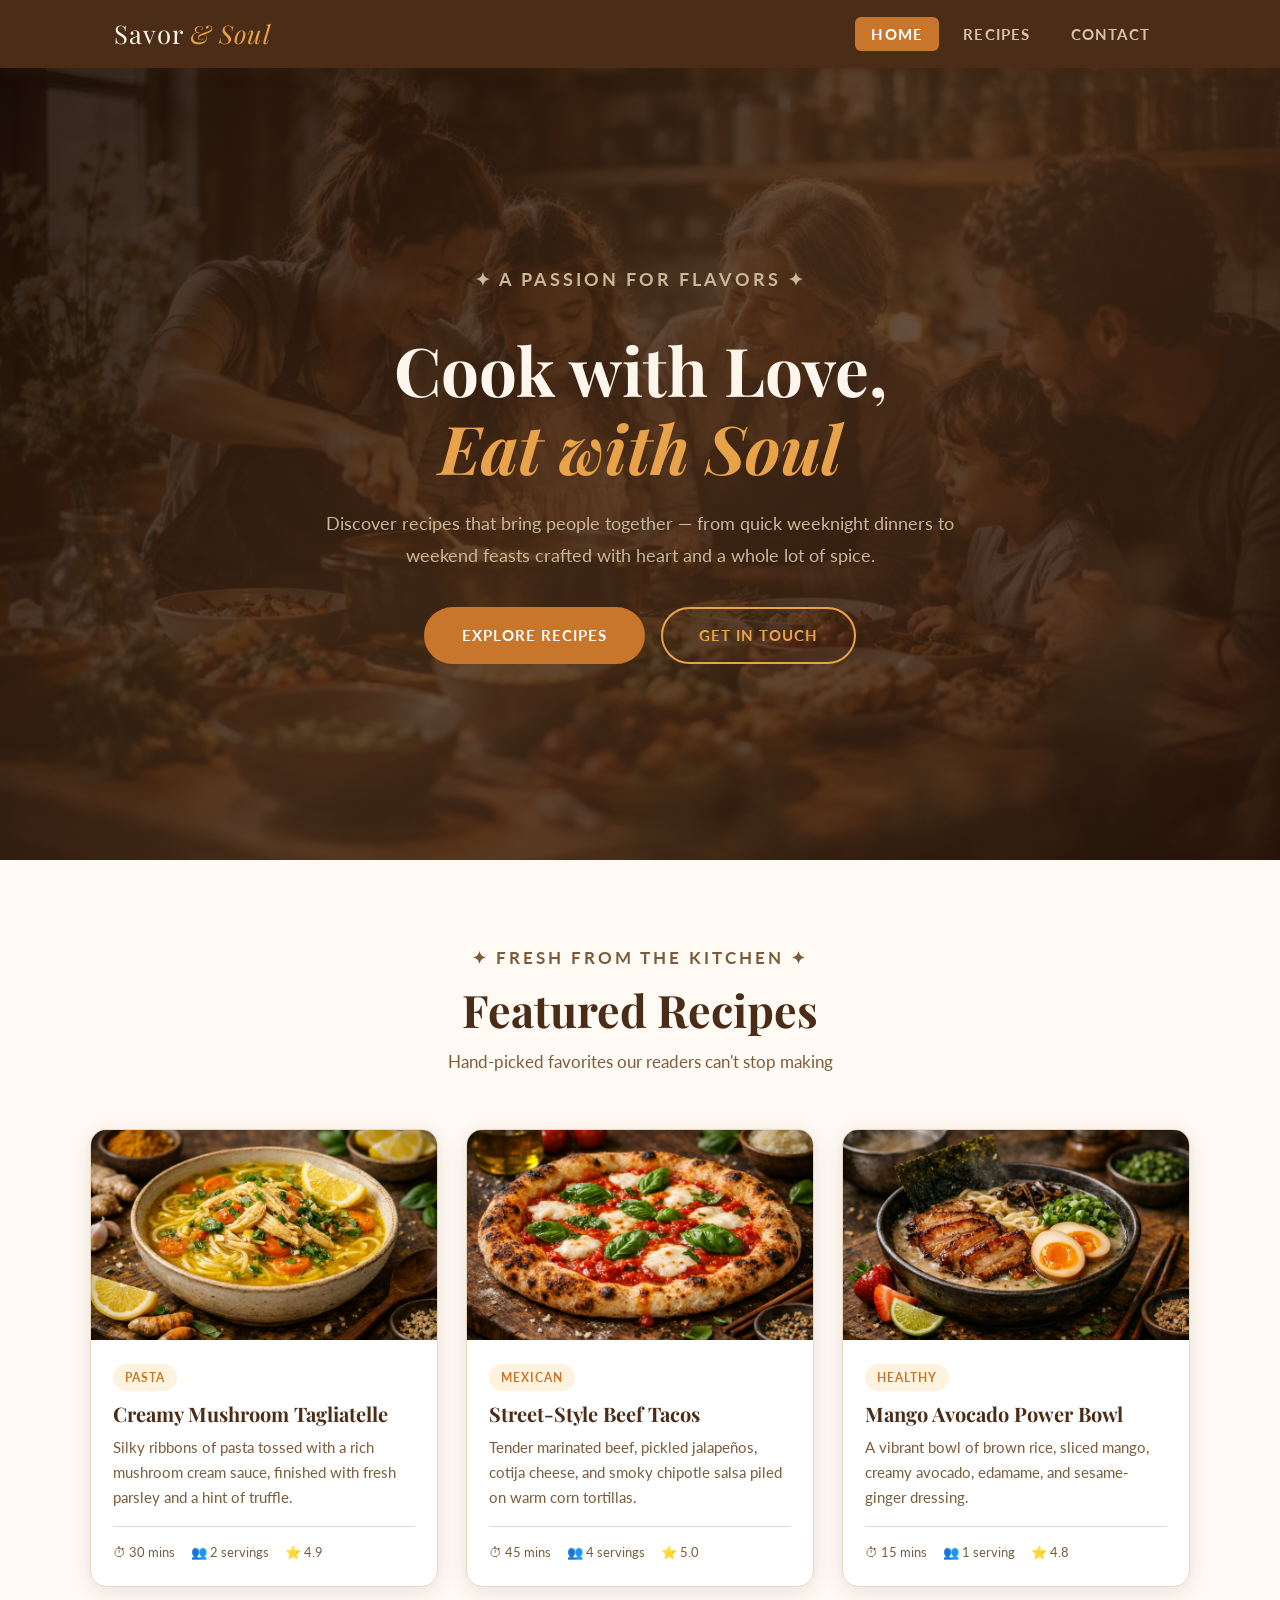
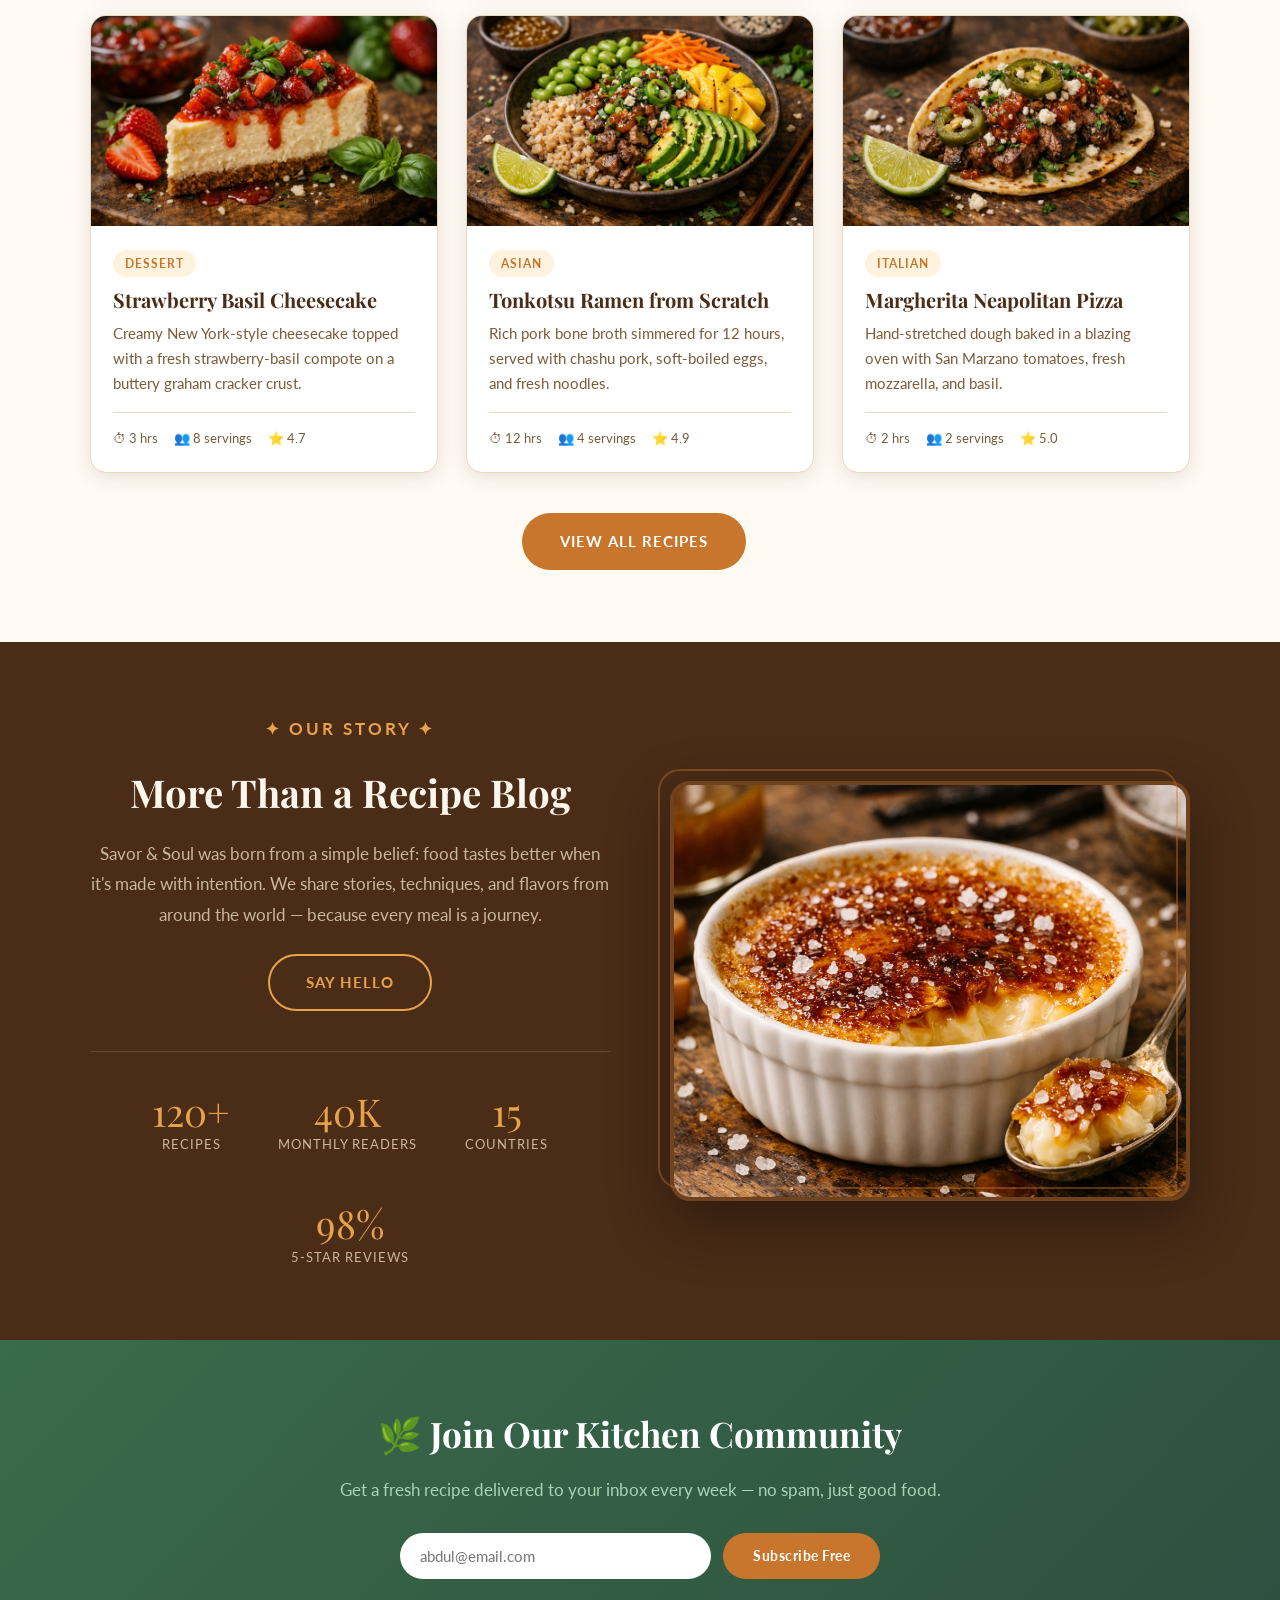
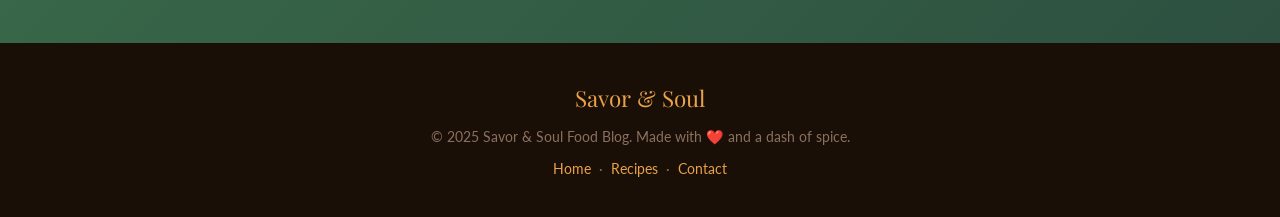
<file: index.html>
<!DOCTYPE html>
<html lang="en">
<head>
  <meta charset="UTF-8" />
  <meta name="viewport" content="width=device-width, initial-scale=1.0" />
  <title>Savor & Soul — Food Blog</title>
  <link rel="stylesheet" href="css/style.css" />
</head>
<body>

  <!-- ===== NAVBAR ===== -->
  <nav class="navbar">
    <div class="nav-container">
      <a href="index.html" class="nav-logo">Savor <span>&amp; Soul</span></a>
      <ul class="nav-links" id="navLinks">
        <li><a href="index.html" class="active">Home</a></li>
        <li><a href="recipes.html">Recipes</a></li>
        <li><a href="contact.html">Contact</a></li>
      </ul>
      <button class="hamburger" id="hamburger" aria-label="Toggle menu">
        <span></span><span></span><span></span>
      </button>
    </div>
  </nav>

  <!-- ===== HERO ===== -->
  <section class="hero">
    <div class="hero-content">
      <p class="hero-eyebrow">✦ A Passion for Flavors ✦</p>
      <h1>Cook with Love,<br><em>Eat with Soul</em></h1>
      <p>Discover recipes that bring people together — from quick weeknight dinners to weekend feasts crafted with heart and a whole lot of spice.</p>
      <div class="hero-btns">
        <a href="recipes.html" class="btn btn-primary">Explore Recipes</a>
        <a href="contact.html" class="btn btn-outline">Get in Touch</a>
      </div>
    </div>
  </section>

  <!-- ===== FEATURED RECIPES ===== -->
  <section class="featured">
    <div class="container">
      <div class="section-header">
        <p class="section-label">✦ Fresh from the Kitchen ✦</p>
        <h2>Featured Recipes</h2>
        <p>Hand-picked favorites our readers can't stop making</p>
      </div>

      <div class="recipes-grid">

        <div class="recipe-card">
          <div class="recipe-card-img">
            <img src="images/pasta.png" alt="Creamy Mushroom Tagliatelle" />
          </div>
          <div class="recipe-card-body">
            <span class="recipe-tag">Pasta</span>
            <h3>Creamy Mushroom Tagliatelle</h3>
            <p>Silky ribbons of pasta tossed with a rich mushroom cream sauce, finished with fresh parsley and a hint of truffle.</p>
            <div class="recipe-meta">
              <span>⏱ 30 mins</span>
              <span>👥 2 servings</span>
              <span>⭐ 4.9</span>
            </div>
          </div>
        </div>

        <div class="recipe-card">
          <div class="recipe-card-img">
            <img src="images/tacos.png" alt="Street-Style Beef Tacos" />
          </div>
          <div class="recipe-card-body">
            <span class="recipe-tag">Mexican</span>
            <h3>Street-Style Beef Tacos</h3>
            <p>Tender marinated beef, pickled jalapeños, cotija cheese, and smoky chipotle salsa piled on warm corn tortillas.</p>
            <div class="recipe-meta">
              <span>⏱ 45 mins</span>
              <span>👥 4 servings</span>
              <span>⭐ 5.0</span>
            </div>
          </div>
        </div>

        <div class="recipe-card">
          <div class="recipe-card-img">
            <img src="images/bowl.png" alt="Mango Avocado Power Bowl" />
          </div>
          <div class="recipe-card-body">
            <span class="recipe-tag">Healthy</span>
            <h3>Mango Avocado Power Bowl</h3>
            <p>A vibrant bowl of brown rice, sliced mango, creamy avocado, edamame, and sesame-ginger dressing.</p>
            <div class="recipe-meta">
              <span>⏱ 15 mins</span>
              <span>👥 1 serving</span>
              <span>⭐ 4.8</span>
            </div>
          </div>
        </div>

        <div class="recipe-card">
          <div class="recipe-card-img">
            <img src="images/cheesecake.png" alt="Strawberry Basil Cheesecake" />
          </div>
          <div class="recipe-card-body">
            <span class="recipe-tag">Dessert</span>
            <h3>Strawberry Basil Cheesecake</h3>
            <p>Creamy New York-style cheesecake topped with a fresh strawberry-basil compote on a buttery graham cracker crust.</p>
            <div class="recipe-meta">
              <span>⏱ 3 hrs</span>
              <span>👥 8 servings</span>
              <span>⭐ 4.7</span>
            </div>
          </div>
        </div>

        <div class="recipe-card">
          <div class="recipe-card-img">
            <img src="images/ramen.png" alt="Tonkotsu Ramen" />
          </div>
          <div class="recipe-card-body">
            <span class="recipe-tag">Asian</span>
            <h3>Tonkotsu Ramen from Scratch</h3>
            <p>Rich pork bone broth simmered for 12 hours, served with chashu pork, soft-boiled eggs, and fresh noodles.</p>
            <div class="recipe-meta">
              <span>⏱ 12 hrs</span>
              <span>👥 4 servings</span>
              <span>⭐ 4.9</span>
            </div>
          </div>
        </div>

        <div class="recipe-card">
          <div class="recipe-card-img">
            <img src="images/pizza.png" alt="Margherita Neapolitan Pizza" />
          </div>
          <div class="recipe-card-body">
            <span class="recipe-tag">Italian</span>
            <h3>Margherita Neapolitan Pizza</h3>
            <p>Hand-stretched dough baked in a blazing oven with San Marzano tomatoes, fresh mozzarella, and basil.</p>
            <div class="recipe-meta">
              <span>⏱ 2 hrs</span>
              <span>👥 2 servings</span>
              <span>⭐ 5.0</span>
            </div>
          </div>
        </div>

      </div><!-- /recipes-grid -->

      <div style="text-align:center; margin-top:40px;">
        <a href="recipes.html" class="btn btn-primary">View All Recipes</a>
      </div>
    </div>
  </section>

  <!-- ===== ABOUT STRIP with family image ===== -->
  <section class="about-strip">
    <div class="about-inner">
      <div class="about-text">
        <p class="section-label" style="color:var(--amber-light);">✦ Our Story ✦</p>
        <h2>More Than a Recipe Blog</h2>
        <p>Savor &amp; Soul was born from a simple belief: food tastes better when it's made with intention. We share stories, techniques, and flavors from around the world — because every meal is a journey.</p>
        <a href="contact.html" class="btn btn-outline" style="margin-top:8px;">Say Hello</a>

        <div class="stats-row">
          <div class="stat">
            <div class="stat-num">120+</div>
            <div class="stat-label">Recipes</div>
          </div>
          <div class="stat">
            <div class="stat-num">40K</div>
            <div class="stat-label">Monthly Readers</div>
          </div>
          <div class="stat">
            <div class="stat-num">15</div>
            <div class="stat-label">Countries</div>
          </div>
          <div class="stat">
            <div class="stat-num">98%</div>
            <div class="stat-label">5-Star Reviews</div>
          </div>
        </div>
      </div>
      <div class="about-img-wrap">
        <img src="images/hero-family.png" alt="Family cooking together" class="about-img" />
      </div>
    </div>
  </section>

  <!-- ===== NEWSLETTER ===== -->
  <section class="newsletter">
    <div class="container">
      <h2>🌿 Join Our Kitchen Community</h2>
      <p>Get a fresh recipe delivered to your inbox every week — no spam, just good food.</p>
      <form class="newsletter-form">
        <input type="email" placeholder="abdul@email.com" aria-label="Email address" />
        <button type="submit">Subscribe Free</button>
      </form>
    </div>
  </section>

  <!-- ===== FOOTER ===== -->
  <footer>
    <div class="footer-logo">Savor &amp; Soul</div>
    <p>© 2025 Savor &amp; Soul Food Blog. Made with ❤️ and a dash of spice.</p>
    <p style="margin-top:8px;">
      <a href="index.html">Home</a> &nbsp;·&nbsp;
      <a href="recipes.html">Recipes</a> &nbsp;·&nbsp;
      <a href="contact.html">Contact</a>
    </p>
  </footer>

  <script src="js/main.js"></script>
</body>
</html>
</file>
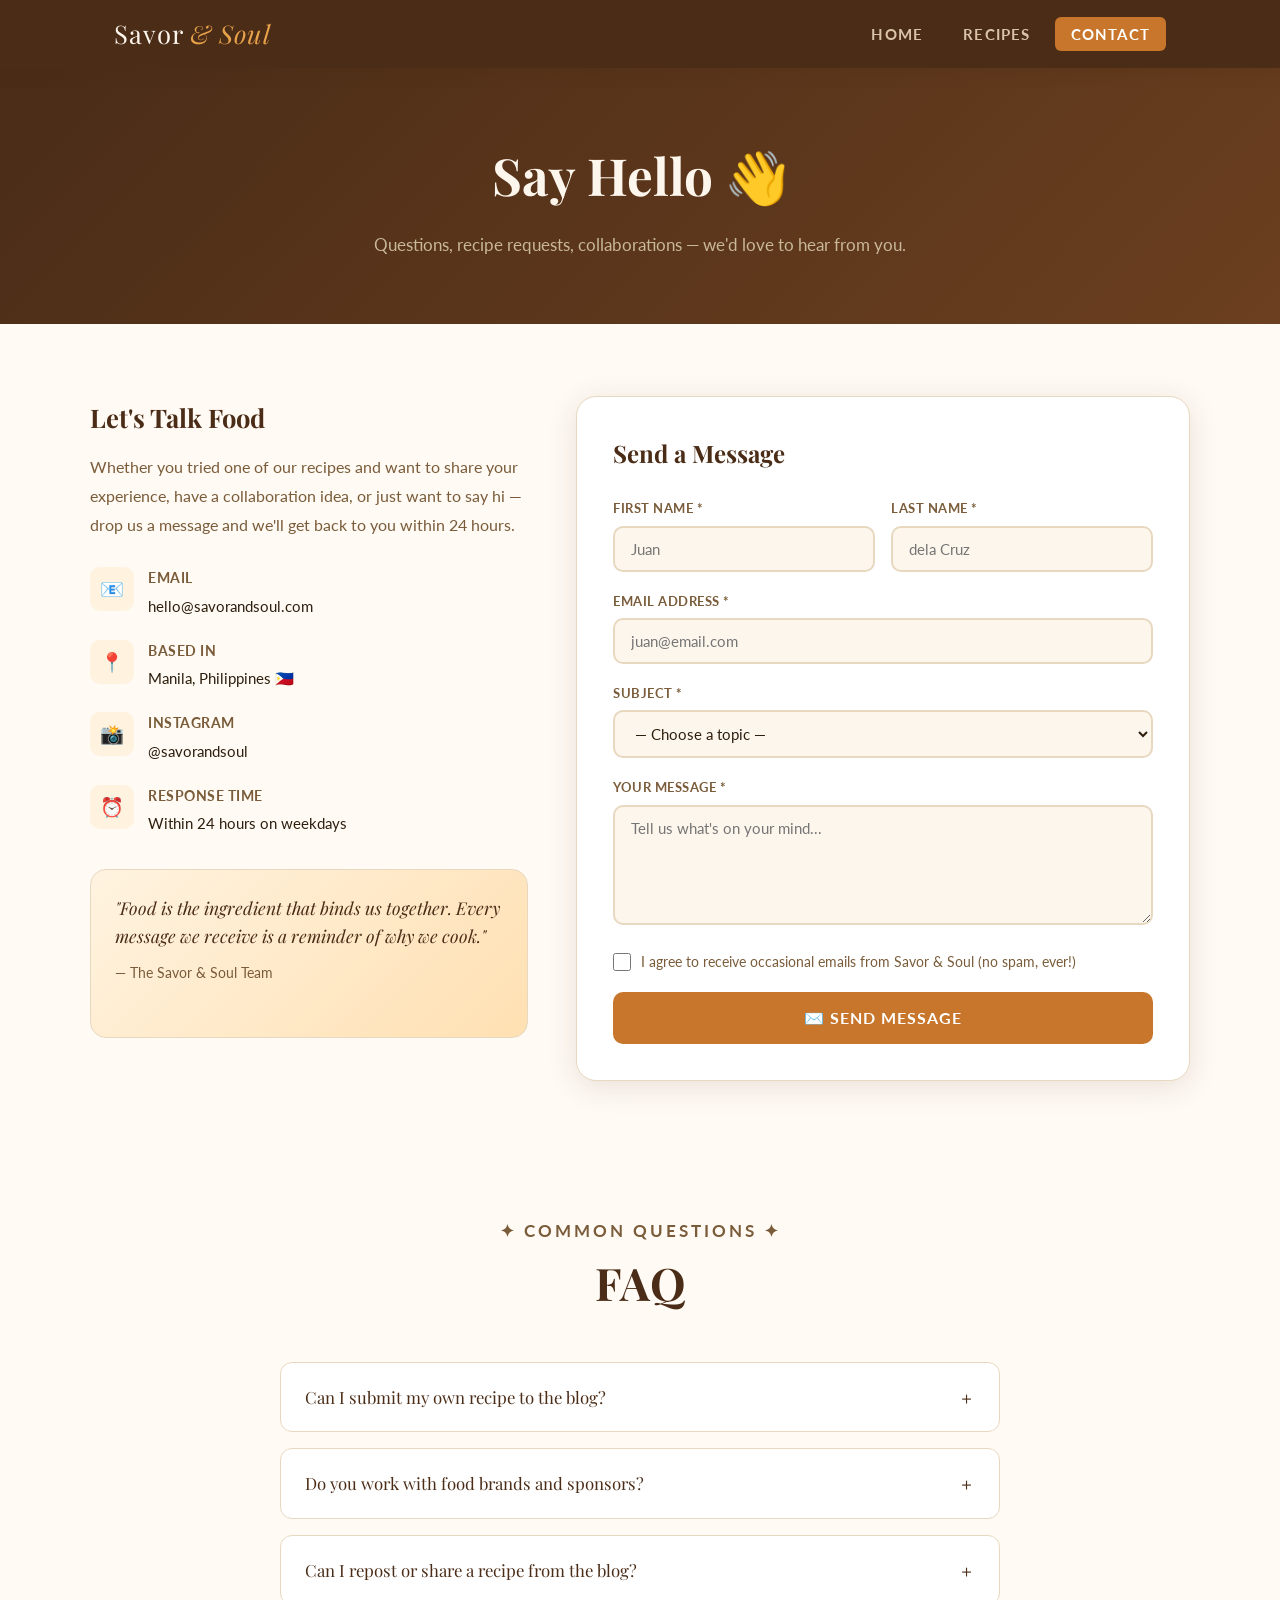
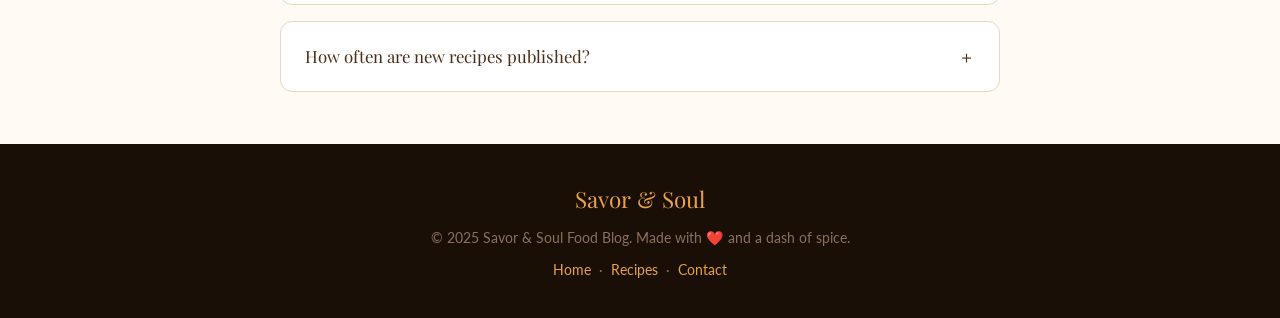
<file: contact.html>
<!DOCTYPE html>
<html lang="en">
<head>
  <meta charset="UTF-8" />
  <meta name="viewport" content="width=device-width, initial-scale=1.0" />
  <title>Contact — Savor &amp; Soul</title>
  <link rel="stylesheet" href="css/style.css" />
</head>
<body>

  <!-- ===== NAVBAR ===== -->
  <nav class="navbar">
    <div class="nav-container">
      <a href="index.html" class="nav-logo">Savor <span>&amp; Soul</span></a>
      <ul class="nav-links" id="navLinks">
        <li><a href="index.html">Home</a></li>
        <li><a href="recipes.html">Recipes</a></li>
        <li><a href="contact.html" class="active">Contact</a></li>
      </ul>
      <button class="hamburger" id="hamburger" aria-label="Toggle menu">
        <span></span><span></span><span></span>
      </button>
    </div>
  </nav>

  <!-- ===== PAGE HERO ===== -->
  <div class="page-hero">
    <h1>Say Hello 👋</h1>
    <p>Questions, recipe requests, collaborations — we'd love to hear from you.</p>
  </div>

  <!-- ===== CONTACT SECTION ===== -->
  <section class="contact-section">
    <div class="container">
      <div class="contact-grid">

        <!-- Info Column -->
        <div class="contact-info">
          <h3>Let's Talk Food</h3>
          <p>Whether you tried one of our recipes and want to share your experience, have a collaboration idea, or just want to say hi — drop us a message and we'll get back to you within 24 hours.</p>

          <div class="contact-item">
            <div class="contact-icon">📧</div>
            <div>
              <h4>Email</h4>
              <p>hello@savorandsoul.com</p>
            </div>
          </div>

          <div class="contact-item">
            <div class="contact-icon">📍</div>
            <div>
              <h4>Based In</h4>
              <p>Manila, Philippines 🇵🇭</p>
            </div>
          </div>

          <div class="contact-item">
            <div class="contact-icon">📸</div>
            <div>
              <h4>Instagram</h4>
              <p>@savorandsoul</p>
            </div>
          </div>

          <div class="contact-item">
            <div class="contact-icon">⏰</div>
            <div>
              <h4>Response Time</h4>
              <p>Within 24 hours on weekdays</p>
            </div>
          </div>

          <div style="margin-top:32px; padding:24px; background:linear-gradient(135deg,#fff3e0,#ffe0b2); border-radius:16px; border:1px solid #e8d8c0;">
            <p style="font-family:'Playfair Display',serif; font-size:1.1rem; color:var(--brown); font-style:italic; margin:0; line-height:1.6;">
              "Food is the ingredient that binds us together. Every message we receive is a reminder of why we cook."
            </p>
            <p style="font-size:.85rem; color:var(--text-light); margin-top:10px;">— The Savor &amp; Soul Team</p>
          </div>
        </div>

        <!-- Form Column -->
        <div class="form-card">
          <h3>Send a Message</h3>

          <form id="contactForm" novalidate>

            <div class="form-row">
              <div class="form-group">
                <label for="firstName">First Name *</label>
                <input type="text" id="firstName" placeholder="Juan" />
                <span class="error-msg" id="firstNameError"></span>
              </div>
              <div class="form-group">
                <label for="lastName">Last Name *</label>
                <input type="text" id="lastName" placeholder="dela Cruz" />
                <span class="error-msg" id="lastNameError"></span>
              </div>
            </div>

            <div class="form-group">
              <label for="email">Email Address *</label>
              <input type="email" id="email" placeholder="juan@email.com" />
              <span class="error-msg" id="emailError"></span>
            </div>

            <div class="form-group">
              <label for="subject">Subject *</label>
              <select id="subject">
                <option value="default">— Choose a topic —</option>
                <option value="recipe">Recipe Question</option>
                <option value="collaboration">Collaboration / Sponsorship</option>
                <option value="feedback">Blog Feedback</option>
                <option value="other">Other</option>
              </select>
              <span class="error-msg" id="subjectError"></span>
            </div>

            <div class="form-group">
              <label for="message">Your Message *</label>
              <textarea id="message" rows="5" placeholder="Tell us what's on your mind..."></textarea>
              <span class="error-msg" id="messageError"></span>
            </div>

            <div class="checkbox-group">
              <input type="checkbox" id="agreeCheck" />
              <label for="agreeCheck">I agree to receive occasional emails from Savor &amp; Soul (no spam, ever!)</label>
            </div>
            <span class="error-msg" id="agreeError" style="margin-top:-12px; margin-bottom:12px;">Please check this box to continue.</span>

            <button type="submit" class="btn-submit">✉️ Send Message</button>

            <div class="success-msg" id="formSuccess">
              <h4>🎉 Message Received!</h4>
              <p>Thanks for reaching out. We'll get back to you within 24 hours!</p>
            </div>

          </form>
        </div>

      </div><!-- /contact-grid -->
    </div>
  </section>

  <!-- ===== FAQ SECTION ===== -->
  <section style="background:var(--warm-white); padding:52px 24px;">
    <div class="container">
      <div class="section-header">
        <p class="section-label">✦ Common Questions ✦</p>
        <h2>FAQ</h2>
      </div>

      <div style="max-width:720px; margin:0 auto; display:flex; flex-direction:column; gap:16px;">

        <details style="background:#fff; border:1px solid var(--border); border-radius:12px; padding:20px 24px;">
          <summary style="font-family:'Playfair Display',serif; font-size:1.05rem; color:var(--brown); cursor:pointer; list-style:none; display:flex; justify-content:space-between; align-items:center;">
            Can I submit my own recipe to the blog? <span>＋</span>
          </summary>
          <p style="margin-top:12px; color:var(--text-light); font-size:.95rem; line-height:1.8;">Absolutely! We love featuring community recipes. Use the contact form above and select "Other" as the subject. Include your recipe name and a brief description.</p>
        </details>

        <details style="background:#fff; border:1px solid var(--border); border-radius:12px; padding:20px 24px;">
          <summary style="font-family:'Playfair Display',serif; font-size:1.05rem; color:var(--brown); cursor:pointer; list-style:none; display:flex; justify-content:space-between; align-items:center;">
            Do you work with food brands and sponsors? <span>＋</span>
          </summary>
          <p style="margin-top:12px; color:var(--text-light); font-size:.95rem; line-height:1.8;">Yes! We're open to brand collaborations that align with our values of quality, sustainability, and real food. Reach out via the form with "Collaboration" selected.</p>
        </details>

        <details style="background:#fff; border:1px solid var(--border); border-radius:12px; padding:20px 24px;">
          <summary style="font-family:'Playfair Display',serif; font-size:1.05rem; color:var(--brown); cursor:pointer; list-style:none; display:flex; justify-content:space-between; align-items:center;">
            Can I repost or share a recipe from the blog? <span>＋</span>
          </summary>
          <p style="margin-top:12px; color:var(--text-light); font-size:.95rem; line-height:1.8;">You're welcome to share any recipe with credit and a link back to Savor &amp; Soul. Please don't reproduce full recipes without permission.</p>
        </details>

        <details style="background:#fff; border:1px solid var(--border); border-radius:12px; padding:20px 24px;">
          <summary style="font-family:'Playfair Display',serif; font-size:1.05rem; color:var(--brown); cursor:pointer; list-style:none; display:flex; justify-content:space-between; align-items:center;">
            How often are new recipes published? <span>＋</span>
          </summary>
          <p style="margin-top:12px; color:var(--text-light); font-size:.95rem; line-height:1.8;">We publish 2–3 new recipes every week. Subscribe to our newsletter to never miss a new post!</p>
        </details>

      </div>
    </div>
  </section>

  <!-- ===== FOOTER ===== -->
  <footer>
    <div class="footer-logo">Savor &amp; Soul</div>
    <p>© 2025 Savor &amp; Soul Food Blog. Made with ❤️ and a dash of spice.</p>
    <p style="margin-top:8px;">
      <a href="index.html">Home</a> &nbsp;·&nbsp;
      <a href="recipes.html">Recipes</a> &nbsp;·&nbsp;
      <a href="contact.html">Contact</a>
    </p>
  </footer>

  <script src="js/main.js"></script>
</body>
</html>
</file>
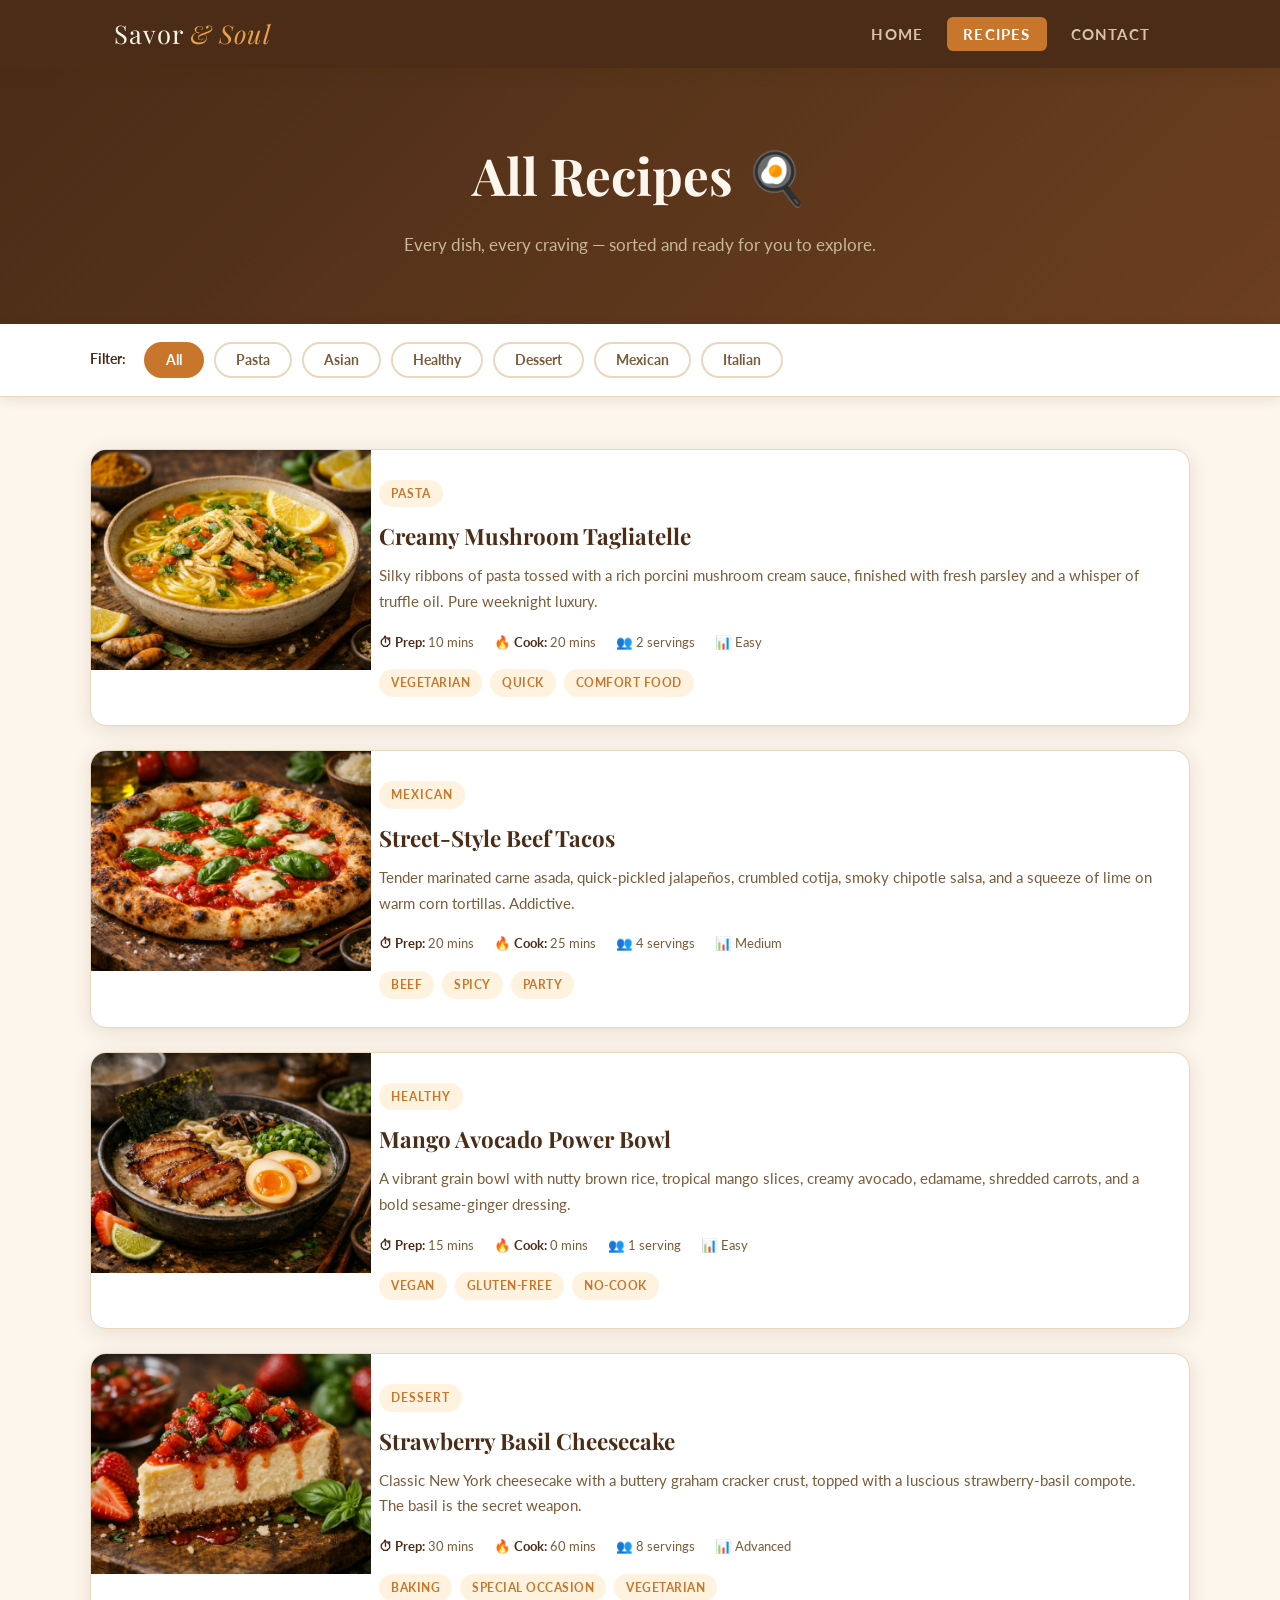
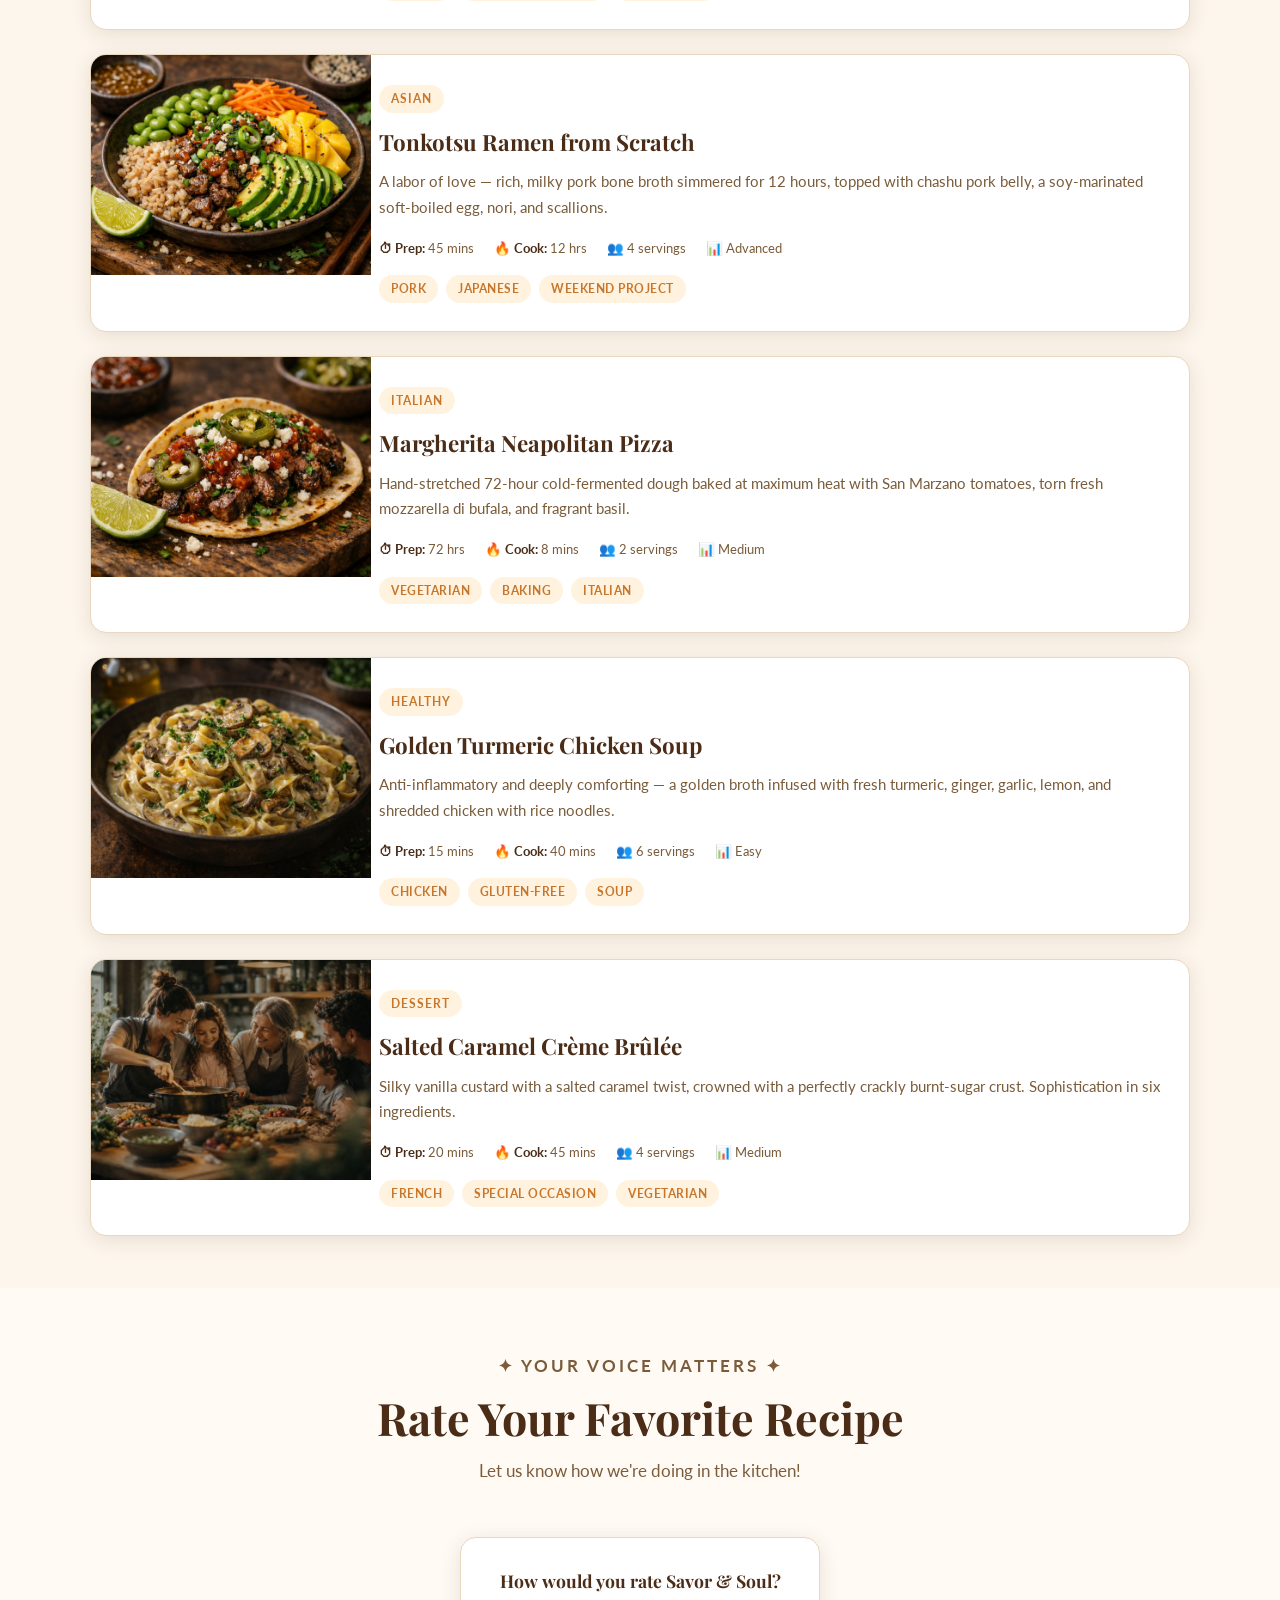
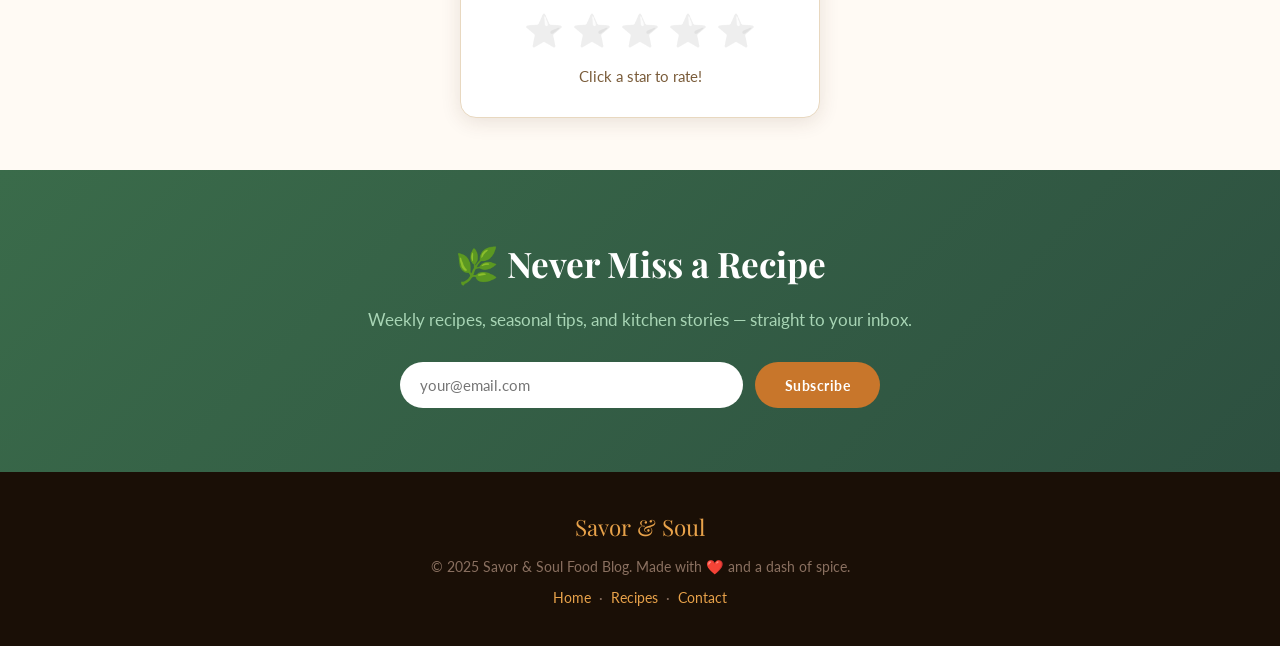
<file: recipes.html>
<!DOCTYPE html>
<html lang="en">
<head>
  <meta charset="UTF-8" />
  <meta name="viewport" content="width=device-width, initial-scale=1.0" />
  <title>Recipes — Savor &amp; Soul</title>
  <link rel="stylesheet" href="css/style.css" />
</head>
<body>

  <!-- ===== NAVBAR ===== -->
  <nav class="navbar">
    <div class="nav-container">
      <a href="index.html" class="nav-logo">Savor <span>&amp; Soul</span></a>
      <ul class="nav-links" id="navLinks">
        <li><a href="index.html">Home</a></li>
        <li><a href="recipes.html" class="active">Recipes</a></li>
        <li><a href="contact.html">Contact</a></li>
      </ul>
      <button class="hamburger" id="hamburger" aria-label="Toggle menu">
        <span></span><span></span><span></span>
      </button>
    </div>
  </nav>

  <!-- ===== PAGE HERO ===== -->
  <div class="page-hero">
    <h1>All Recipes 🍳</h1>
    <p>Every dish, every craving — sorted and ready for you to explore.</p>
  </div>

  <!-- ===== FILTER BAR ===== -->
  <div class="filter-bar">
    <div class="filter-inner">
      <strong style="color:var(--brown); font-size:.85rem; margin-right:8px;">Filter:</strong>
      <button class="filter-btn active" data-filter="all">All</button>
      <button class="filter-btn" data-filter="pasta">Pasta</button>
      <button class="filter-btn" data-filter="asian">Asian</button>
      <button class="filter-btn" data-filter="healthy">Healthy</button>
      <button class="filter-btn" data-filter="dessert">Dessert</button>
      <button class="filter-btn" data-filter="mexican">Mexican</button>
      <button class="filter-btn" data-filter="italian">Italian</button>
    </div>
  </div>

  <!-- ===== RECIPE LIST ===== -->
  <section style="background:var(--cream); padding:52px 24px;">
    <div class="container">
      <div style="display:flex; flex-direction:column; gap:24px;" id="recipeList">

        <div class="recipe-detail-card" data-category="pasta">
          <div class="recipe-detail-img">
            <img src="images/pasta.png" alt="Creamy Mushroom Tagliatelle" />
          </div>
          <div class="recipe-detail-body">
            <span class="recipe-tag">Pasta</span>
            <h3>Creamy Mushroom Tagliatelle</h3>
            <p>Silky ribbons of pasta tossed with a rich porcini mushroom cream sauce, finished with fresh parsley and a whisper of truffle oil. Pure weeknight luxury.</p>
            <div class="recipe-detail-meta">
              <span><strong>⏱ Prep:</strong> 10 mins</span>
              <span><strong>🔥 Cook:</strong> 20 mins</span>
              <span><strong>👥</strong> 2 servings</span>
              <span><strong>📊</strong> Easy</span>
            </div>
            <div class="tag-list">
              <span class="tag">Vegetarian</span>
              <span class="tag">Quick</span>
              <span class="tag">Comfort Food</span>
            </div>
          </div>
        </div>

        <div class="recipe-detail-card" data-category="mexican">
          <div class="recipe-detail-img">
            <img src="images/tacos.png" alt="Street-Style Beef Tacos" />
          </div>
          <div class="recipe-detail-body">
            <span class="recipe-tag">Mexican</span>
            <h3>Street-Style Beef Tacos</h3>
            <p>Tender marinated carne asada, quick-pickled jalapeños, crumbled cotija, smoky chipotle salsa, and a squeeze of lime on warm corn tortillas. Addictive.</p>
            <div class="recipe-detail-meta">
              <span><strong>⏱ Prep:</strong> 20 mins</span>
              <span><strong>🔥 Cook:</strong> 25 mins</span>
              <span><strong>👥</strong> 4 servings</span>
              <span><strong>📊</strong> Medium</span>
            </div>
            <div class="tag-list">
              <span class="tag">Beef</span>
              <span class="tag">Spicy</span>
              <span class="tag">Party</span>
            </div>
          </div>
        </div>

        <div class="recipe-detail-card" data-category="healthy">
          <div class="recipe-detail-img">
            <img src="images/bowl.png" alt="Mango Avocado Power Bowl" />
          </div>
          <div class="recipe-detail-body">
            <span class="recipe-tag">Healthy</span>
            <h3>Mango Avocado Power Bowl</h3>
            <p>A vibrant grain bowl with nutty brown rice, tropical mango slices, creamy avocado, edamame, shredded carrots, and a bold sesame-ginger dressing.</p>
            <div class="recipe-detail-meta">
              <span><strong>⏱ Prep:</strong> 15 mins</span>
              <span><strong>🔥 Cook:</strong> 0 mins</span>
              <span><strong>👥</strong> 1 serving</span>
              <span><strong>📊</strong> Easy</span>
            </div>
            <div class="tag-list">
              <span class="tag">Vegan</span>
              <span class="tag">Gluten-Free</span>
              <span class="tag">No-Cook</span>
            </div>
          </div>
        </div>

        <div class="recipe-detail-card" data-category="dessert">
          <div class="recipe-detail-img">
            <img src="images/cheesecake.png" alt="Strawberry Basil Cheesecake" />
          </div>
          <div class="recipe-detail-body">
            <span class="recipe-tag">Dessert</span>
            <h3>Strawberry Basil Cheesecake</h3>
            <p>Classic New York cheesecake with a buttery graham cracker crust, topped with a luscious strawberry-basil compote. The basil is the secret weapon.</p>
            <div class="recipe-detail-meta">
              <span><strong>⏱ Prep:</strong> 30 mins</span>
              <span><strong>🔥 Cook:</strong> 60 mins</span>
              <span><strong>👥</strong> 8 servings</span>
              <span><strong>📊</strong> Advanced</span>
            </div>
            <div class="tag-list">
              <span class="tag">Baking</span>
              <span class="tag">Special Occasion</span>
              <span class="tag">Vegetarian</span>
            </div>
          </div>
        </div>

        <div class="recipe-detail-card" data-category="asian">
          <div class="recipe-detail-img">
            <img src="images/ramen.png" alt="Tonkotsu Ramen" />
          </div>
          <div class="recipe-detail-body">
            <span class="recipe-tag">Asian</span>
            <h3>Tonkotsu Ramen from Scratch</h3>
            <p>A labor of love — rich, milky pork bone broth simmered for 12 hours, topped with chashu pork belly, a soy-marinated soft-boiled egg, nori, and scallions.</p>
            <div class="recipe-detail-meta">
              <span><strong>⏱ Prep:</strong> 45 mins</span>
              <span><strong>🔥 Cook:</strong> 12 hrs</span>
              <span><strong>👥</strong> 4 servings</span>
              <span><strong>📊</strong> Advanced</span>
            </div>
            <div class="tag-list">
              <span class="tag">Pork</span>
              <span class="tag">Japanese</span>
              <span class="tag">Weekend Project</span>
            </div>
          </div>
        </div>

        <div class="recipe-detail-card" data-category="italian">
          <div class="recipe-detail-img">
            <img src="images/pizza.png" alt="Margherita Neapolitan Pizza" />
          </div>
          <div class="recipe-detail-body">
            <span class="recipe-tag">Italian</span>
            <h3>Margherita Neapolitan Pizza</h3>
            <p>Hand-stretched 72-hour cold-fermented dough baked at maximum heat with San Marzano tomatoes, torn fresh mozzarella di bufala, and fragrant basil.</p>
            <div class="recipe-detail-meta">
              <span><strong>⏱ Prep:</strong> 72 hrs</span>
              <span><strong>🔥 Cook:</strong> 8 mins</span>
              <span><strong>👥</strong> 2 servings</span>
              <span><strong>📊</strong> Medium</span>
            </div>
            <div class="tag-list">
              <span class="tag">Vegetarian</span>
              <span class="tag">Baking</span>
              <span class="tag">Italian</span>
            </div>
          </div>
        </div>

        <div class="recipe-detail-card" data-category="healthy">
          <div class="recipe-detail-img">
            <img src="images/soup.png" alt="Golden Turmeric Chicken Soup" />
          </div>
          <div class="recipe-detail-body">
            <span class="recipe-tag">Healthy</span>
            <h3>Golden Turmeric Chicken Soup</h3>
            <p>Anti-inflammatory and deeply comforting — a golden broth infused with fresh turmeric, ginger, garlic, lemon, and shredded chicken with rice noodles.</p>
            <div class="recipe-detail-meta">
              <span><strong>⏱ Prep:</strong> 15 mins</span>
              <span><strong>🔥 Cook:</strong> 40 mins</span>
              <span><strong>👥</strong> 6 servings</span>
              <span><strong>📊</strong> Easy</span>
            </div>
            <div class="tag-list">
              <span class="tag">Chicken</span>
              <span class="tag">Gluten-Free</span>
              <span class="tag">Soup</span>
            </div>
          </div>
        </div>

        <div class="recipe-detail-card" data-category="dessert">
          <div class="recipe-detail-img">
            <img src="images/creme-brulee.png" alt="Salted Caramel Crème Brûlée" />
          </div>
          <div class="recipe-detail-body">
            <span class="recipe-tag">Dessert</span>
            <h3>Salted Caramel Crème Brûlée</h3>
            <p>Silky vanilla custard with a salted caramel twist, crowned with a perfectly crackly burnt-sugar crust. Sophistication in six ingredients.</p>
            <div class="recipe-detail-meta">
              <span><strong>⏱ Prep:</strong> 20 mins</span>
              <span><strong>🔥 Cook:</strong> 45 mins</span>
              <span><strong>👥</strong> 4 servings</span>
              <span><strong>📊</strong> Medium</span>
            </div>
            <div class="tag-list">
              <span class="tag">French</span>
              <span class="tag">Special Occasion</span>
              <span class="tag">Vegetarian</span>
            </div>
          </div>
        </div>

      </div><!-- /recipeList -->
    </div>
  </section>

  <!-- ===== RATING WIDGET ===== -->
  <section style="background:var(--warm-white); padding:52px 24px;">
    <div class="container">
      <div class="section-header">
        <p class="section-label">✦ Your Voice Matters ✦</p>
        <h2>Rate Your Favorite Recipe</h2>
        <p>Let us know how we're doing in the kitchen!</p>
      </div>
      <div class="rating-widget">
        <h4>How would you rate Savor &amp; Soul?</h4>
        <div class="star-rating">
          <button class="star-btn" aria-label="1 star">⭐</button>
          <button class="star-btn" aria-label="2 stars">⭐</button>
          <button class="star-btn" aria-label="3 stars">⭐</button>
          <button class="star-btn" aria-label="4 stars">⭐</button>
          <button class="star-btn" aria-label="5 stars">⭐</button>
        </div>
        <p class="rating-result" id="ratingResult">Click a star to rate!</p>
      </div>
    </div>
  </section>

  <!-- ===== NEWSLETTER ===== -->
  <section class="newsletter">
    <div class="container">
      <h2>🌿 Never Miss a Recipe</h2>
      <p>Weekly recipes, seasonal tips, and kitchen stories — straight to your inbox.</p>
      <form class="newsletter-form">
        <input type="email" placeholder="your@email.com" aria-label="Email address" />
        <button type="submit">Subscribe</button>
      </form>
    </div>
  </section>

  <!-- ===== FOOTER ===== -->
  <footer>
    <div class="footer-logo">Savor &amp; Soul</div>
    <p>© 2025 Savor &amp; Soul Food Blog. Made with ❤️ and a dash of spice.</p>
    <p style="margin-top:8px;">
      <a href="index.html">Home</a> &nbsp;·&nbsp;
      <a href="recipes.html">Recipes</a> &nbsp;·&nbsp;
      <a href="contact.html">Contact</a>
    </p>
  </footer>

  <script src="js/main.js"></script>
</body>
</html>
</file>
<file: css/style.css>
/* ===== FONTS ===== */
@import url('https://fonts.googleapis.com/css2?family=Playfair+Display:ital,wght@0,400;0,700;1,400&family=Lato:wght@300;400;700&display=swap');

/* ===== VARIABLES ===== */
:root {
  --cream: #fdf6ec;
  --warm-white: #fffaf4;
  --brown: #4a2c17;
  --amber: #c8762b;
  --amber-light: #e8a24a;
  --green: #3a6b4a;
  --green-light: #5a9b6a;
  --text: #2d1f0e;
  --text-light: #7a5c3a;
  --border: #e8d8c0;
  --shadow: rgba(74, 44, 23, 0.12);
  --shadow-strong: rgba(74, 44, 23, 0.25);
}

/* ===== RESET & BASE ===== */
* { margin: 0; padding: 0; box-sizing: border-box; }

html { scroll-behavior: smooth; }

body {
  font-family: 'Lato', sans-serif;
  background-color: var(--cream);
  color: var(--text);
  line-height: 1.7;
  font-size: 16px;
}

img { max-width: 100%; height: auto; display: block; }
a { text-decoration: none; color: inherit; }
ul { list-style: none; }

/* ===== NAVBAR ===== */
.navbar {
  background: var(--brown);
  position: sticky;
  top: 0;
  z-index: 1000;
  box-shadow: 0 2px 16px var(--shadow-strong);
}

.nav-container {
  max-width: 1100px;
  margin: 0 auto;
  padding: 0 24px;
  display: flex;
  align-items: center;
  justify-content: space-between;
  height: 68px;
}

.nav-logo {
  font-family: 'Playfair Display', serif;
  font-size: 1.6rem;
  color: var(--cream);
  letter-spacing: 1px;
}

.nav-logo span { color: var(--amber-light); font-style: italic; }

.nav-links {
  display: flex;
  gap: 8px;
}

.nav-links a {
  color: #d9c4a8;
  font-size: 0.92rem;
  font-weight: 700;
  letter-spacing: 1.2px;
  text-transform: uppercase;
  padding: 8px 16px;
  border-radius: 6px;
  transition: background 0.2s, color 0.2s;
}

.nav-links a:hover,
.nav-links a.active {
  background: var(--amber);
  color: #fff;
}

.hamburger {
  display: none;
  flex-direction: column;
  gap: 5px;
  background: none;
  border: none;
  cursor: pointer;
  padding: 6px;
}

.hamburger span {
  display: block;
  width: 26px;
  height: 3px;
  background: var(--cream);
  border-radius: 2px;
  transition: all 0.3s;
}

/* ===== HERO (Homepage) ===== */
.hero {
  background: linear-gradient(135deg, #2d1f0e 0%, #4a2c17 50%, #6b3f1f 100%);
  min-height: 88vh;
  display: flex;
  align-items: center;
  justify-content: center;
  text-align: center;
  position: relative;
  overflow: hidden;
  padding: 60px 24px;
}

.hero::before {
  content: '';
  position: absolute;
  inset: 0;
  background: url("data:image/svg+xml,%3Csvg width='60' height='60' viewBox='0 0 60 60' xmlns='http://www.w3.org/2000/svg'%3E%3Cg fill='none' fill-rule='evenodd'%3E%3Cg fill='%23c8762b' fill-opacity='0.07'%3E%3Ccircle cx='30' cy='30' r='4'/%3E%3C/g%3E%3C/g%3E%3C/svg%3E");
  opacity: 0.6;
}

.hero-content { position: relative; z-index: 1; max-width: 700px; }

.hero-eyebrow {
  color: var(--amber-light);
  font-size: 0.85rem;
  font-weight: 700;
  letter-spacing: 3px;
  text-transform: uppercase;
  margin-bottom: 18px;
}

.hero h1 {
  font-family: 'Playfair Display', serif;
  font-size: clamp(2.4rem, 6vw, 4.2rem);
  color: var(--cream);
  line-height: 1.15;
  margin-bottom: 22px;
}

.hero h1 em {
  font-style: italic;
  color: var(--amber-light);
}

.hero p {
  color: #c9b89a;
  font-size: 1.1rem;
  margin-bottom: 36px;
  line-height: 1.8;
}

.btn {
  display: inline-block;
  padding: 14px 36px;
  border-radius: 50px;
  font-size: 0.92rem;
  font-weight: 700;
  letter-spacing: 1px;
  text-transform: uppercase;
  cursor: pointer;
  transition: all 0.25s;
  border: 2px solid transparent;
}

.btn-primary {
  background: var(--amber);
  color: #fff;
  margin-right: 12px;
}

.btn-primary:hover { background: var(--amber-light); transform: translateY(-2px); box-shadow: 0 8px 24px rgba(200,118,43,0.4); }

.btn-outline {
  border-color: var(--amber-light);
  color: var(--amber-light);
  background: transparent;
}

.btn-outline:hover { background: var(--amber-light); color: #fff; transform: translateY(-2px); }

/* ===== SECTION STYLES ===== */
section { padding: 72px 24px; }

.section-header {
  text-align: center;
  margin-bottom: 52px;
}

.section-label {
  color: var(--amber);
  font-size: 0.8rem;
  font-weight: 700;
  letter-spacing: 3px;
  text-transform: uppercase;
  margin-bottom: 10px;
}

.section-header h2 {
  font-family: 'Playfair Display', serif;
  font-size: clamp(1.8rem, 4vw, 2.8rem);
  color: var(--brown);
  line-height: 1.2;
}

.section-header p {
  color: var(--text-light);
  margin-top: 12px;
  font-size: 1.05rem;
}

.container { max-width: 1100px; margin: 0 auto; }

/* ===== FEATURED RECIPES (Homepage) ===== */
.featured { background: var(--warm-white); }

.recipes-grid {
  display: grid;
  grid-template-columns: repeat(auto-fill, minmax(300px, 1fr));
  gap: 28px;
}

.recipe-card {
  background: #fff;
  border-radius: 16px;
  overflow: hidden;
  box-shadow: 0 4px 20px var(--shadow);
  transition: transform 0.25s, box-shadow 0.25s;
  border: 1px solid var(--border);
}

.recipe-card:hover { transform: translateY(-6px); box-shadow: 0 12px 36px var(--shadow-strong); }

.recipe-card-img {
  width: 100%;
  height: 210px;
  object-fit: cover;
  background: linear-gradient(135deg, var(--amber) 0%, var(--brown) 100%);
  display: flex;
  align-items: center;
  justify-content: center;
  font-size: 4rem;
}

.recipe-card-body { padding: 22px; }

.recipe-tag {
  display: inline-block;
  background: #fff3e0;
  color: var(--amber);
  font-size: 0.72rem;
  font-weight: 700;
  letter-spacing: 1px;
  text-transform: uppercase;
  padding: 4px 12px;
  border-radius: 20px;
  margin-bottom: 10px;
}

.recipe-card-body h3 {
  font-family: 'Playfair Display', serif;
  font-size: 1.25rem;
  color: var(--brown);
  margin-bottom: 8px;
  line-height: 1.3;
}

.recipe-card-body p {
  color: var(--text-light);
  font-size: 0.92rem;
  margin-bottom: 16px;
}

.recipe-meta {
  display: flex;
  gap: 16px;
  font-size: 0.82rem;
  color: var(--text-light);
  padding-top: 14px;
  border-top: 1px solid var(--border);
}

.recipe-meta span { display: flex; align-items: center; gap: 4px; }

/* ===== ABOUT STRIP ===== */
.about-strip {
  background: var(--brown);
  color: var(--cream);
  text-align: center;
  padding: 60px 24px;
}

.about-strip h2 {
  font-family: 'Playfair Display', serif;
  font-size: clamp(1.6rem, 3.5vw, 2.4rem);
  margin-bottom: 14px;
}

.about-strip p {
  max-width: 600px;
  margin: 0 auto 28px;
  color: #c9b89a;
  font-size: 1.05rem;
}

/* ===== STATS ROW ===== */
.stats-row {
  display: flex;
  justify-content: center;
  gap: 48px;
  flex-wrap: wrap;
  margin-top: 40px;
  padding-top: 40px;
  border-top: 1px solid rgba(255,255,255,0.12);
}

.stat { text-align: center; }

.stat-num {
  font-family: 'Playfair Display', serif;
  font-size: 2.4rem;
  color: var(--amber-light);
  line-height: 1;
}

.stat-label {
  font-size: 0.8rem;
  color: #c9b89a;
  letter-spacing: 1px;
  text-transform: uppercase;
  margin-top: 4px;
}

/* ===== RECIPES PAGE ===== */
.page-hero {
  background: linear-gradient(135deg, var(--brown), #6b3f1f);
  padding: 64px 24px;
  text-align: center;
}

.page-hero h1 {
  font-family: 'Playfair Display', serif;
  font-size: clamp(2rem, 5vw, 3.2rem);
  color: var(--cream);
  margin-bottom: 12px;
}

.page-hero p { color: #c9b89a; font-size: 1.05rem; }

/* Filter bar */
.filter-bar {
  background: #fff;
  border-bottom: 1px solid var(--border);
  padding: 18px 24px;
  position: sticky;
  top: 68px;
  z-index: 100;
  box-shadow: 0 2px 12px var(--shadow);
}

.filter-inner {
  max-width: 1100px;
  margin: 0 auto;
  display: flex;
  gap: 10px;
  flex-wrap: wrap;
  align-items: center;
}

.filter-btn {
  padding: 8px 20px;
  border-radius: 50px;
  border: 2px solid var(--border);
  background: #fff;
  color: var(--text-light);
  font-size: 0.85rem;
  font-weight: 700;
  cursor: pointer;
  transition: all 0.2s;
  font-family: 'Lato', sans-serif;
}

.filter-btn:hover,
.filter-btn.active {
  border-color: var(--amber);
  background: var(--amber);
  color: #fff;
}

/* Recipe list expanded */
.recipe-detail-card {
  background: #fff;
  border-radius: 16px;
  overflow: hidden;
  border: 1px solid var(--border);
  box-shadow: 0 4px 20px var(--shadow);
  display: grid;
  grid-template-columns: 260px 1fr;
  transition: transform 0.2s, box-shadow 0.2s;
}

.recipe-detail-card:hover { transform: translateY(-4px); box-shadow: 0 12px 36px var(--shadow-strong); }

.recipe-detail-img {
  height: 220px;
  display: flex;
  align-items: center;
  justify-content: center;
  font-size: 5rem;
  background: linear-gradient(135deg, #fff3e0, #ffe0b2);
}

.recipe-detail-body { padding: 28px; }

.recipe-detail-body h3 {
  font-family: 'Playfair Display', serif;
  font-size: 1.4rem;
  color: var(--brown);
  margin-bottom: 8px;
}

.recipe-detail-body p { color: var(--text-light); font-size: 0.95rem; margin-bottom: 16px; }

.recipe-detail-meta {
  display: flex;
  gap: 20px;
  font-size: 0.83rem;
  color: var(--text-light);
  margin-bottom: 16px;
  flex-wrap: wrap;
}

.recipe-detail-meta strong { color: var(--brown); }

.tag-list { display: flex; gap: 8px; flex-wrap: wrap; }

.tag {
  background: #fff3e0;
  color: var(--amber);
  font-size: 0.72rem;
  font-weight: 700;
  letter-spacing: 0.5px;
  text-transform: uppercase;
  padding: 4px 12px;
  border-radius: 20px;
}

/* Rating stars */
.stars { color: var(--amber); font-size: 1rem; }

/* ===== CONTACT FORM ===== */
.contact-section { background: var(--warm-white); }

.contact-grid {
  display: grid;
  grid-template-columns: 1fr 1.4fr;
  gap: 48px;
  align-items: start;
}

.contact-info h3 {
  font-family: 'Playfair Display', serif;
  font-size: 1.6rem;
  color: var(--brown);
  margin-bottom: 14px;
}

.contact-info p {
  color: var(--text-light);
  margin-bottom: 28px;
  line-height: 1.8;
}

.contact-item {
  display: flex;
  align-items: flex-start;
  gap: 14px;
  margin-bottom: 20px;
}

.contact-icon {
  width: 44px;
  height: 44px;
  background: #fff3e0;
  border-radius: 10px;
  display: flex;
  align-items: center;
  justify-content: center;
  font-size: 1.2rem;
  flex-shrink: 0;
}

.contact-item h4 { font-size: 0.85rem; color: var(--text-light); font-weight: 700; text-transform: uppercase; letter-spacing: 0.5px; }
.contact-item p { color: var(--text); margin: 2px 0 0; font-size: 0.95rem; }

/* ===== FORM STYLES ===== */
.form-card {
  background: #fff;
  border-radius: 20px;
  padding: 36px;
  border: 1px solid var(--border);
  box-shadow: 0 6px 30px var(--shadow);
}

.form-card h3 {
  font-family: 'Playfair Display', serif;
  font-size: 1.5rem;
  color: var(--brown);
  margin-bottom: 24px;
}

.form-row { display: grid; grid-template-columns: 1fr 1fr; gap: 16px; }

.form-group { margin-bottom: 18px; }

.form-group label {
  display: block;
  font-size: 0.82rem;
  font-weight: 700;
  color: var(--text-light);
  text-transform: uppercase;
  letter-spacing: 0.5px;
  margin-bottom: 6px;
}

.form-group input,
.form-group select,
.form-group textarea {
  width: 100%;
  padding: 12px 16px;
  border: 2px solid var(--border);
  border-radius: 10px;
  font-family: 'Lato', sans-serif;
  font-size: 0.95rem;
  color: var(--text);
  background: var(--cream);
  transition: border-color 0.2s, box-shadow 0.2s;
  outline: none;
}

.form-group input:focus,
.form-group select:focus,
.form-group textarea:focus {
  border-color: var(--amber);
  box-shadow: 0 0 0 3px rgba(200,118,43,0.15);
  background: #fff;
}

.form-group input.error,
.form-group select.error,
.form-group textarea.error {
  border-color: #e53e3e;
}

.form-group textarea { resize: vertical; min-height: 120px; }

.error-msg {
  color: #e53e3e;
  font-size: 0.8rem;
  margin-top: 4px;
  display: none;
}

.error-msg.visible { display: block; }

.checkbox-group {
  display: flex;
  align-items: center;
  gap: 10px;
  margin-bottom: 18px;
}

.checkbox-group input[type="checkbox"] {
  width: 18px;
  height: 18px;
  accent-color: var(--amber);
}

.checkbox-group label { font-size: 0.9rem; color: var(--text-light); font-weight: 400; text-transform: none; letter-spacing: 0; }

.btn-submit {
  width: 100%;
  padding: 16px;
  background: var(--amber);
  color: #fff;
  border: none;
  border-radius: 10px;
  font-family: 'Lato', sans-serif;
  font-size: 1rem;
  font-weight: 700;
  letter-spacing: 1px;
  text-transform: uppercase;
  cursor: pointer;
  transition: all 0.25s;
}

.btn-submit:hover { background: var(--brown); transform: translateY(-2px); box-shadow: 0 8px 24px var(--shadow-strong); }

/* ===== SUCCESS MESSAGE ===== */
.success-msg {
  display: none;
  background: #f0fff4;
  border: 2px solid #38a169;
  border-radius: 12px;
  padding: 20px 24px;
  text-align: center;
  color: #276749;
  margin-top: 16px;
}

.success-msg.show { display: block; }
.success-msg h4 { font-family: 'Playfair Display', serif; font-size: 1.2rem; margin-bottom: 4px; }

/* ===== NEWSLETTER BANNER ===== */
.newsletter {
  background: linear-gradient(135deg, var(--green), #2d5040);
  padding: 64px 24px;
  text-align: center;
}

.newsletter h2 {
  font-family: 'Playfair Display', serif;
  font-size: clamp(1.6rem, 3.5vw, 2.2rem);
  color: #fff;
  margin-bottom: 12px;
}

.newsletter p { color: #a8d5b5; font-size: 1.05rem; margin-bottom: 28px; }

.newsletter-form {
  display: flex;
  gap: 12px;
  justify-content: center;
  max-width: 480px;
  margin: 0 auto;
  flex-wrap: wrap;
}

.newsletter-form input {
  flex: 1;
  min-width: 220px;
  padding: 14px 20px;
  border: none;
  border-radius: 50px;
  font-family: 'Lato', sans-serif;
  font-size: 0.95rem;
  outline: none;
}

.newsletter-form button {
  padding: 14px 30px;
  background: var(--amber);
  color: #fff;
  border: none;
  border-radius: 50px;
  font-family: 'Lato', sans-serif;
  font-size: 0.9rem;
  font-weight: 700;
  cursor: pointer;
  transition: background 0.2s;
  letter-spacing: 0.5px;
}

.newsletter-form button:hover { background: var(--amber-light); }

/* ===== FOOTER ===== */
footer {
  background: #1a0f06;
  color: #8a7060;
  text-align: center;
  padding: 36px 24px;
  font-size: 0.88rem;
}

footer .footer-logo {
  font-family: 'Playfair Display', serif;
  font-size: 1.4rem;
  color: var(--amber-light);
  margin-bottom: 8px;
}

footer a { color: var(--amber-light); }
footer a:hover { text-decoration: underline; }

/* ===== TOAST NOTIFICATION ===== */
.toast {
  position: fixed;
  bottom: 28px;
  right: 28px;
  background: var(--brown);
  color: var(--cream);
  padding: 14px 22px;
  border-radius: 12px;
  font-size: 0.92rem;
  box-shadow: 0 8px 28px var(--shadow-strong);
  transform: translateY(80px);
  opacity: 0;
  transition: all 0.35s cubic-bezier(0.34, 1.56, 0.64, 1);
  z-index: 9999;
  max-width: 300px;
}

.toast.show { transform: translateY(0); opacity: 1; }
.toast .toast-emoji { font-size: 1.2rem; margin-right: 8px; }

/* ===== RECIPE RATING WIDGET ===== */
.rating-widget {
  background: #fff;
  border: 1px solid var(--border);
  border-radius: 16px;
  padding: 28px;
  text-align: center;
  max-width: 360px;
  margin: 0 auto;
  box-shadow: 0 4px 20px var(--shadow);
}

.rating-widget h4 {
  font-family: 'Playfair Display', serif;
  font-size: 1.1rem;
  color: var(--brown);
  margin-bottom: 16px;
}

.star-rating { display: flex; justify-content: center; gap: 8px; margin-bottom: 14px; }

.star-btn {
  background: none;
  border: none;
  font-size: 2rem;
  cursor: pointer;
  transition: transform 0.15s;
  filter: grayscale(1) opacity(0.4);
}

.star-btn:hover,
.star-btn.selected { filter: none; transform: scale(1.2); }

.rating-result { color: var(--text-light); font-size: 0.92rem; min-height: 1.4em; }

/* ===== RESPONSIVE ===== */
@media (max-width: 768px) {
  .nav-links {
    display: none;
    position: absolute;
    top: 68px;
    left: 0;
    right: 0;
    background: var(--brown);
    flex-direction: column;
    padding: 16px;
    gap: 4px;
    box-shadow: 0 8px 20px var(--shadow-strong);
  }

  .nav-links.open { display: flex; }
  .hamburger { display: flex; }

  .recipe-detail-card { grid-template-columns: 1fr; }
  .recipe-detail-img { height: 180px; }

  .contact-grid { grid-template-columns: 1fr; }

  .form-row { grid-template-columns: 1fr; }

  .stats-row { gap: 28px; }

  section { padding: 52px 16px; }
}

@media (max-width: 480px) {
  .hero-btns { display: flex; flex-direction: column; gap: 12px; align-items: center; }
  .btn { width: 100%; text-align: center; }
  .recipes-grid { grid-template-columns: 1fr; }
}

/* ===== HERO BACKGROUND IMAGE (064052 = creme-brulee.png) ===== */
.hero {
  background-image: url('../images/creme-brulee.png') !important;
  background-size: cover !important;
  background-position: center !important;
  background-repeat: no-repeat !important;
  position: relative;
}

.hero::after {
  content: '';
  position: absolute;
  inset: 0;
  background: linear-gradient(135deg,
    rgba(26,10,2,0.82) 0%,
    rgba(74,44,23,0.78) 50%,
    rgba(45,20,8,0.70) 100%);
  z-index: 0;
}

.hero-content {
  position: relative;
  z-index: 2;
}

/* ===== RECIPE CARD IMAGES (real photos) ===== */
.recipe-card-img {
  width: 100%;
  height: 210px;
  overflow: hidden;
  background: #e8d5b8;
}

.recipe-card-img img {
  width: 100%;
  height: 100%;
  object-fit: cover;
  transition: transform 0.4s ease;
}

.recipe-card:hover .recipe-card-img img {
  transform: scale(1.06);
}

/* ===== RECIPE DETAIL CARD IMAGES (real photos) ===== */
.recipe-detail-img {
  width: 280px;
  min-height: 220px;
  overflow: hidden;
  background: #e8d5b8;
  flex-shrink: 0;
}

.recipe-detail-img img {
  width: 100%;
  height: 100%;
  object-fit: cover;
  transition: transform 0.4s ease;
}

.recipe-detail-card:hover .recipe-detail-img img {
  transform: scale(1.05);
}

/* ===== ABOUT SECTION with image ===== */
.about-strip {
  background: var(--brown);
  color: var(--cream);
  padding: 72px 24px;
}

.about-inner {
  max-width: 1100px;
  margin: 0 auto;
  display: grid;
  grid-template-columns: 1fr 1fr;
  gap: 60px;
  align-items: center;
}

.about-text h2 {
  font-family: 'Playfair Display', serif;
  font-size: clamp(1.6rem, 3.5vw, 2.4rem);
  margin-bottom: 14px;
  color: var(--cream);
}

.about-text p {
  color: #c9b89a;
  font-size: 1.05rem;
  line-height: 1.8;
  margin-bottom: 16px;
}

.about-img-wrap {
  position: relative;
}

.about-img {
  width: 100%;
  height: 420px;
  object-fit: cover;
  border-radius: 20px;
  box-shadow: 0 20px 60px rgba(0,0,0,0.4);
  border: 4px solid rgba(200,118,43,0.3);
}

.about-img-wrap::before {
  content: '';
  position: absolute;
  top: -12px;
  left: -12px;
  right: 12px;
  bottom: 12px;
  border: 2px solid var(--amber);
  border-radius: 22px;
  opacity: 0.4;
  pointer-events: none;
}

@media (max-width: 768px) {
  .about-inner {
    grid-template-columns: 1fr;
    gap: 36px;
  }

  .about-img {
    height: 280px;
  }

  .recipe-detail-img {
    width: 100%;
    height: 200px;
  }
}
</file>
